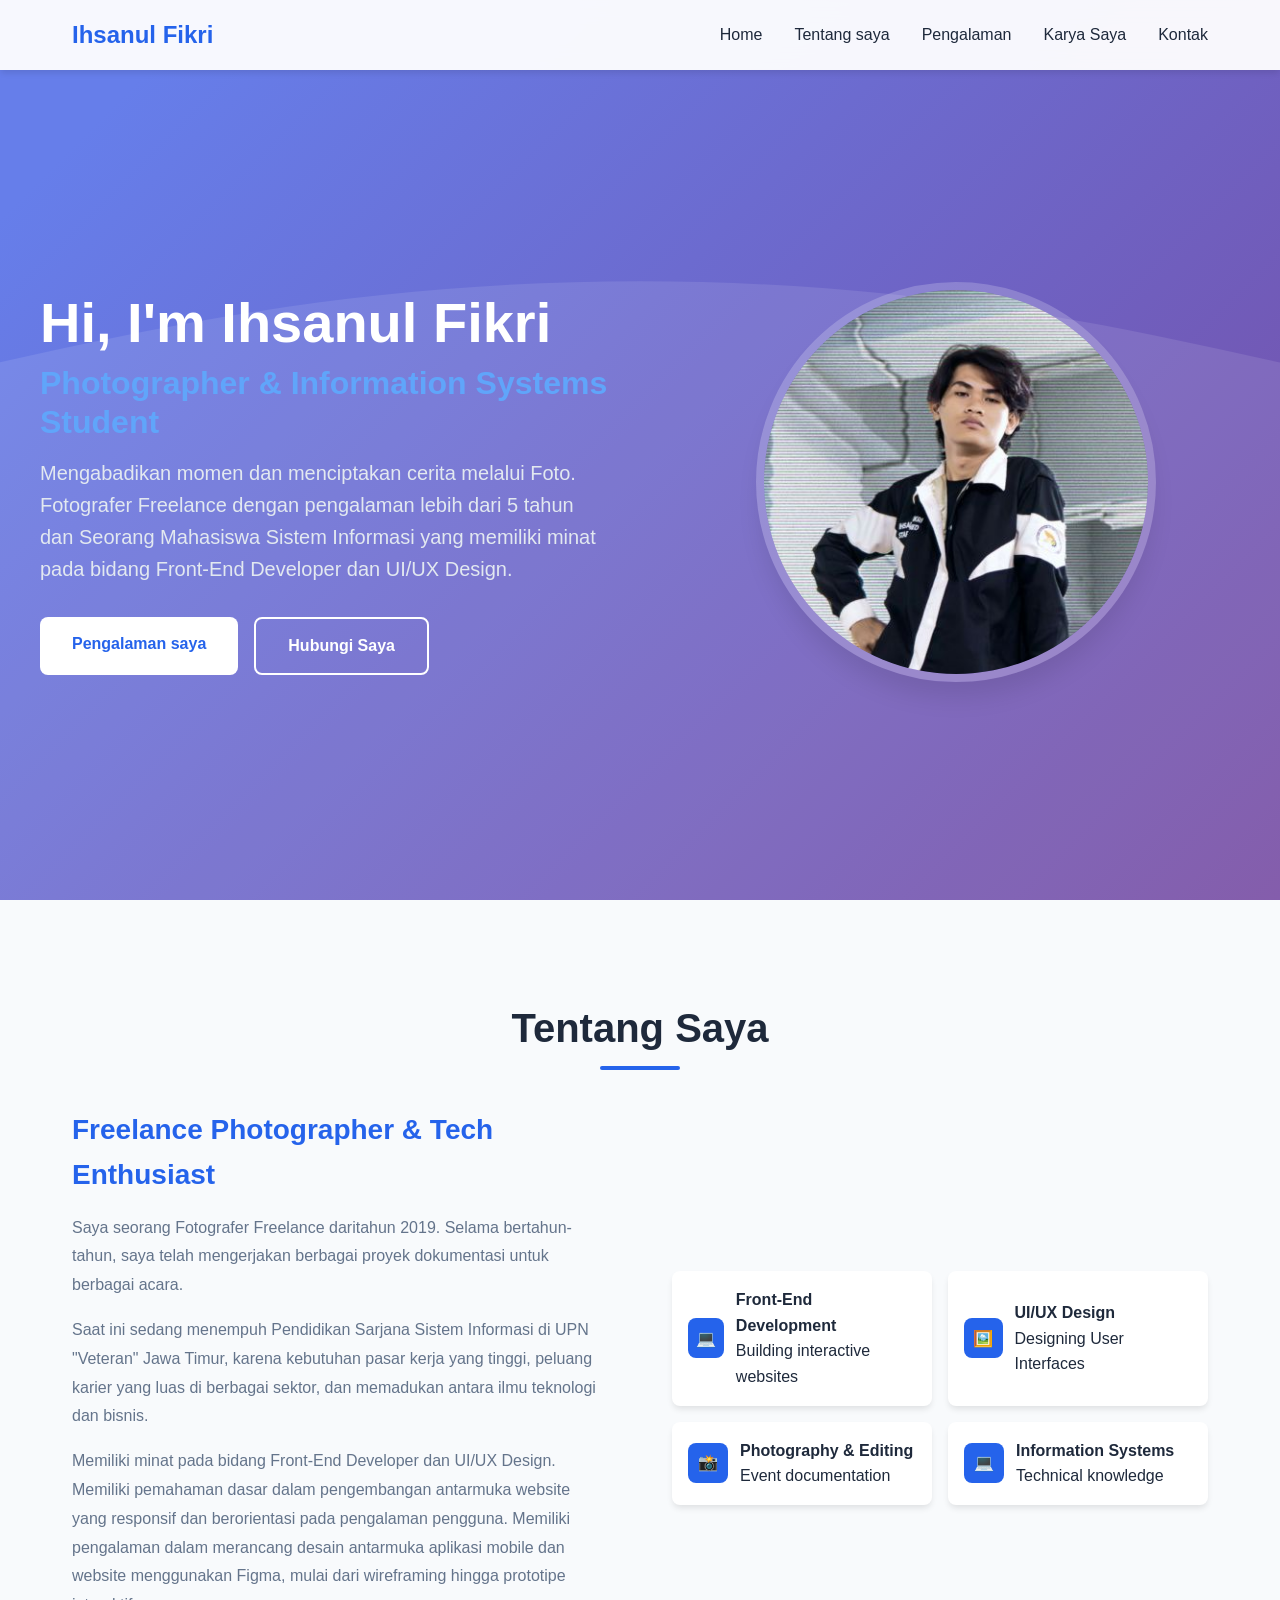
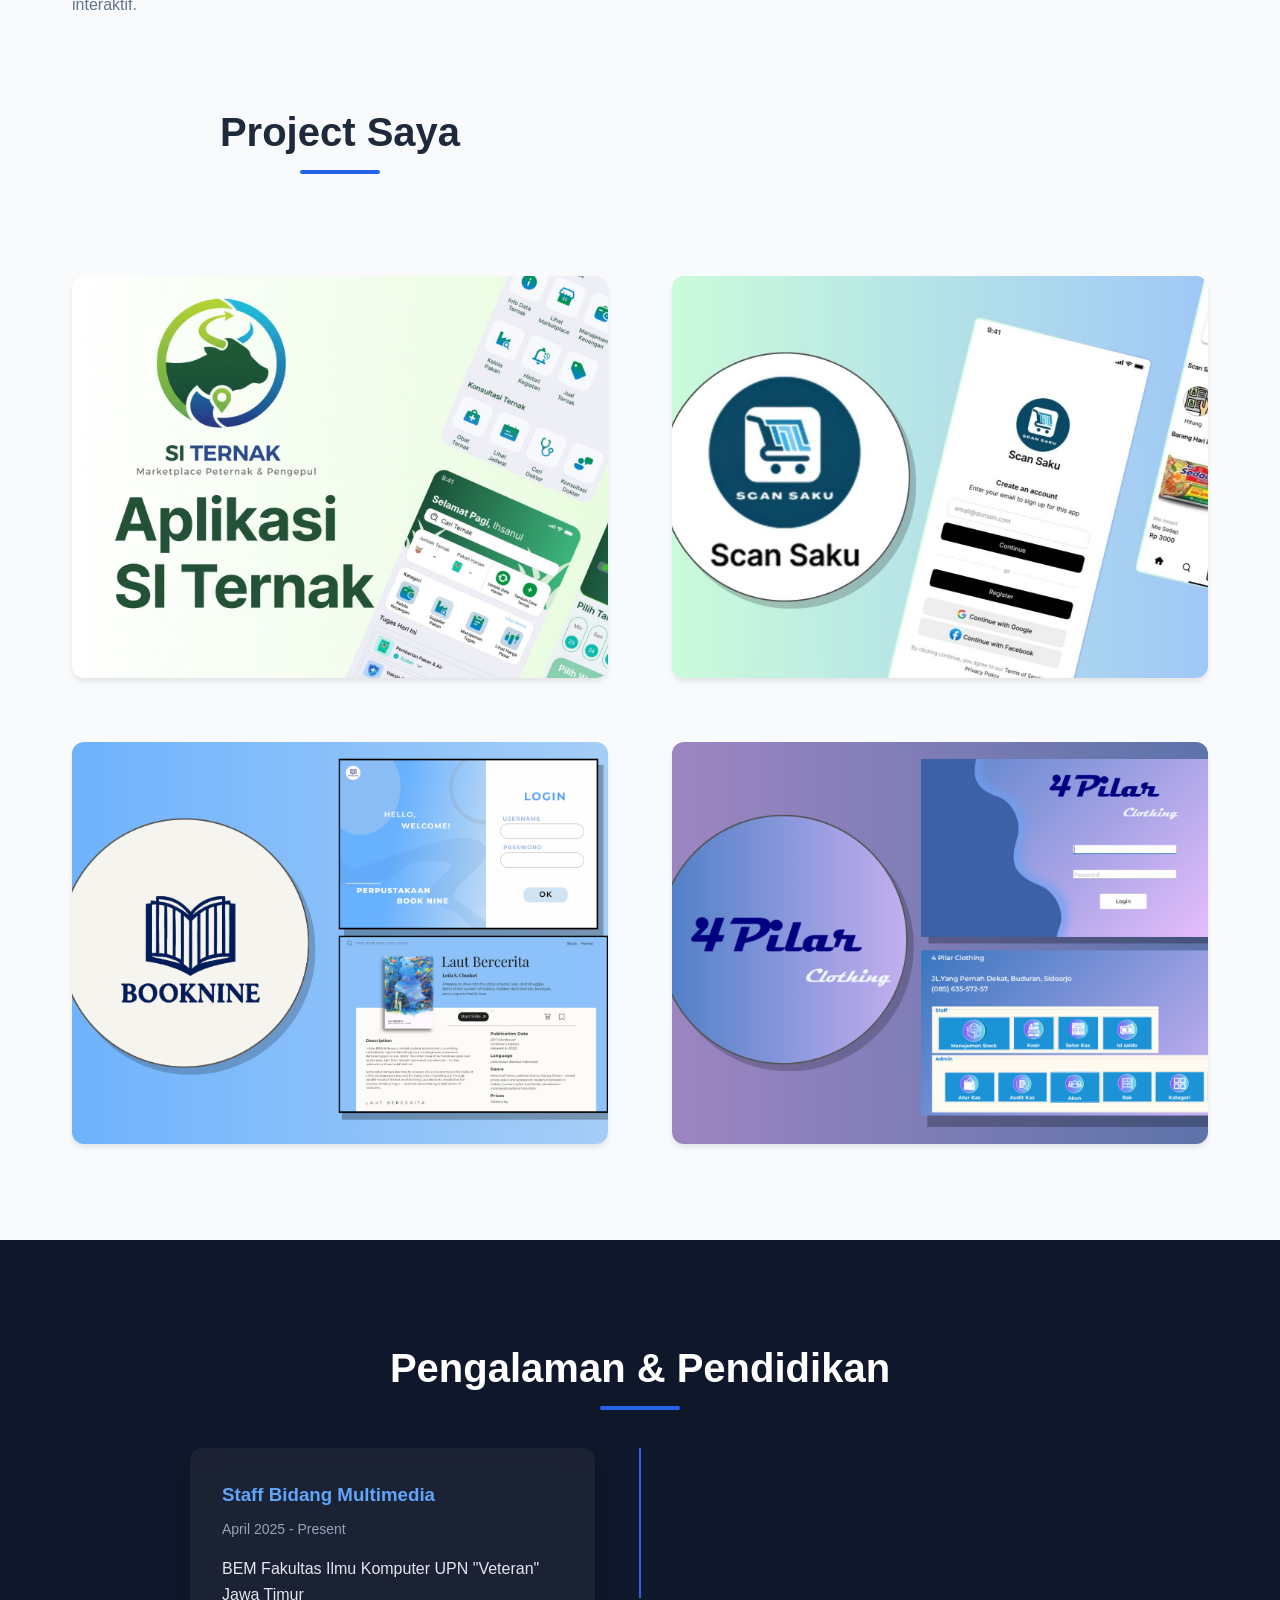
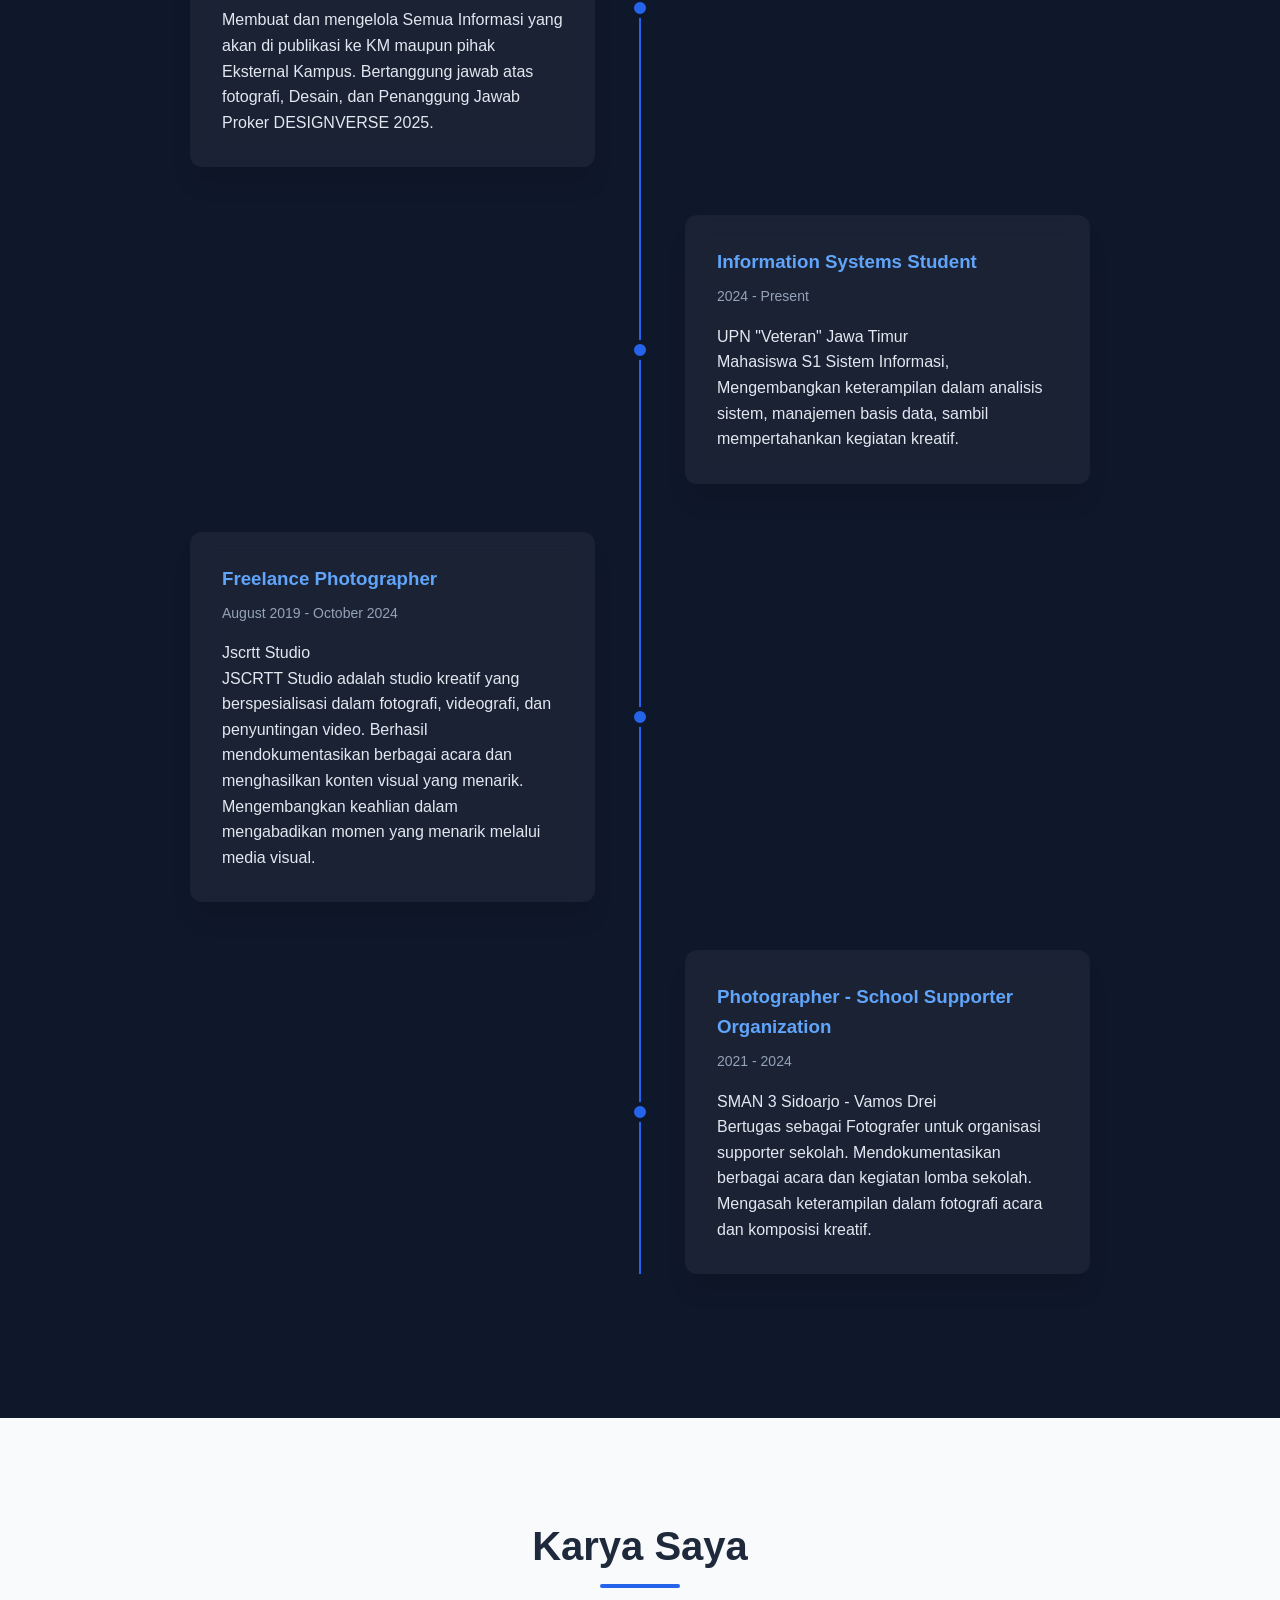
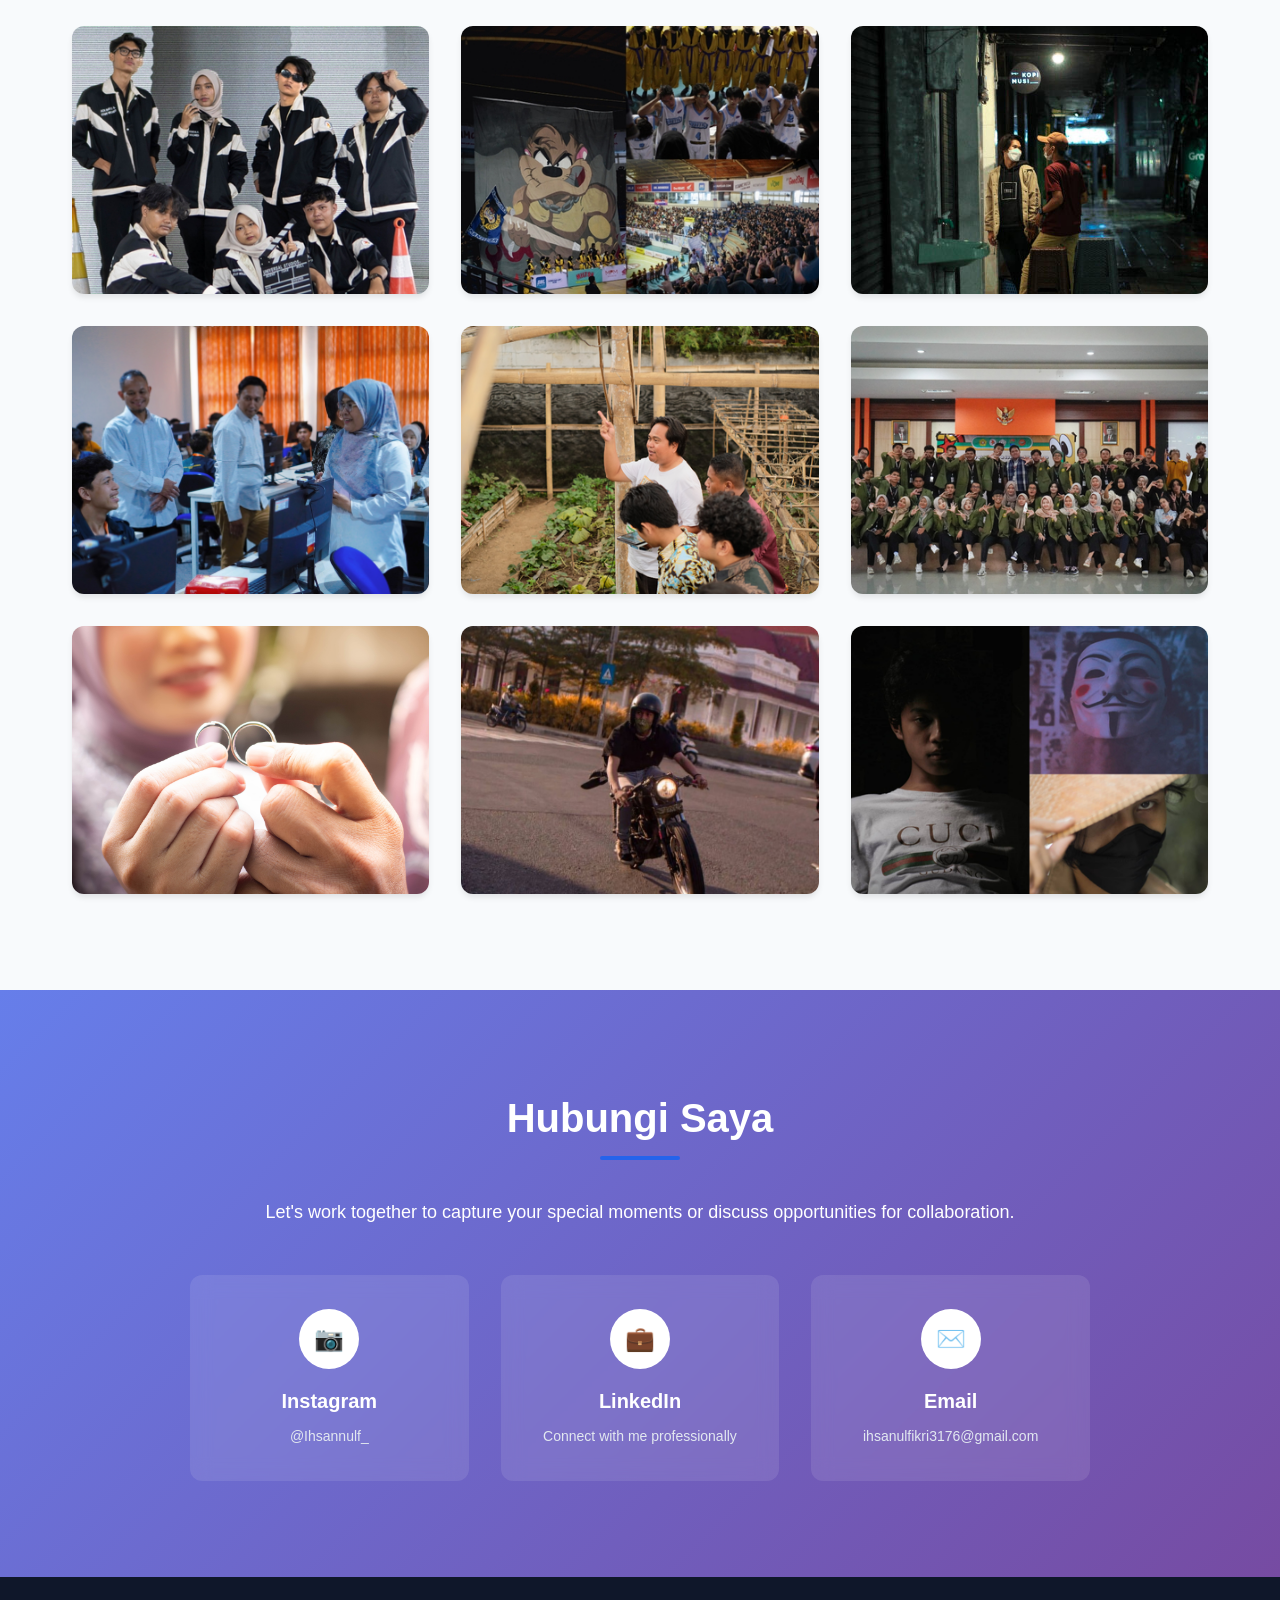
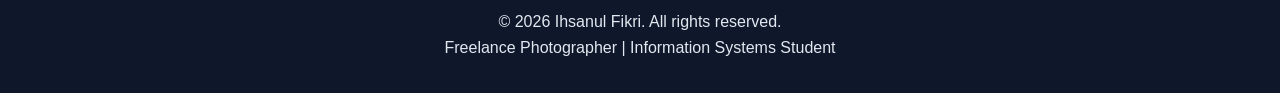
<file: index.html>
<!doctype html>
<html lang="en">
  <head>
    <meta charset="UTF-8" />
    <meta name="viewport" content="width=device-width, initial-scale=1.0" />
    <title>Ihsanul Fikri - Portfolio</title>
    <link rel="stylesheet" href="style/style.css" />
  </head>
  <body>
    <!-- Navigation -->
    <nav id="navbar">
      <div class="nav-container">
        <div class="logo">Ihsanul Fikri</div>
        <div class="menu-toggle" id="menuToggle">
          <span></span>
          <span></span>
          <span></span>
        </div>
        <ul class="nav-links" id="navLinks">
          <li><a href="#home">Home</a></li>
          <li><a href="#about">Tentang saya</a></li>
          <li><a href="#experience">Pengalaman</a></li>
          <li><a href="#portfolio">Karya Saya</a></li>
          <li><a href="#contact">Kontak</a></li>
        </ul>
      </div>
    </nav>

    <!-- Hero Section -->
    <section id="home" class="hero">
      <div class="hero-content">
        <div class="hero-text">
          <h1>
            Hi, I'm Ihsanul Fikri
            <span>Photographer & Information Systems Student</span>
          </h1>
          <p>
            Mengabadikan momen dan menciptakan cerita melalui Foto. Fotografer
            Freelance dengan pengalaman lebih dari 5 tahun dan Seorang Mahasiswa
            Sistem Informasi yang memiliki minat pada bidang Front-End Developer
            dan UI/UX Design.
          </p>
          <div class="cta-buttons">
            <a href="#portfolio" class="btn btn-primary">Pengalaman saya</a>
            <a href="#contact" class="btn btn-secondary">Hubungi Saya</a>
          </div>
        </div>
        <div class="hero-image">
          <div class="hero-image-container">
            <img
              src="profile.jpg"
              alt="Professional portrait photograph of Ihsanul Fikri, young male photographer holding camera in modern photography studio with soft dramatic lighting and neutral backdrop"
            />
          </div>
        </div>
      </div>
    </section>

    <!-- About Section -->
    <section id="about" class="about fade-in">
      <h2 class="section-title">Tentang Saya</h2>
      <div class="about-content">
        <div class="about-text">
          <h3>Freelance Photographer & Tech Enthusiast</h3>
          <p>
            Saya seorang Fotografer Freelance daritahun 2019. Selama
            bertahun-tahun, saya telah mengerjakan berbagai proyek dokumentasi
            untuk berbagai acara.
          </p>
          <p>
            Saat ini sedang menempuh Pendidikan Sarjana Sistem Informasi di UPN
            "Veteran" Jawa Timur, karena kebutuhan pasar kerja yang tinggi,
            peluang karier yang luas di berbagai sektor, dan memadukan antara
            ilmu teknologi dan bisnis.
          </p>
          <p>
            Memiliki minat pada bidang Front-End Developer dan UI/UX Design.
            Memiliki pemahaman dasar dalam pengembangan antarmuka website yang
            responsif dan berorientasi pada pengalaman pengguna. Memiliki
            pengalaman dalam merancang desain antarmuka aplikasi mobile dan
            website menggunakan Figma, mulai dari wireframing hingga prototipe
            interaktif.
          </p>
        </div>
        <div class="skills">
          <div class="skill-item">
            <div class="skill-icon">💻</div>
            <div>
              <strong>Front-End Development</strong>
              <p>Building interactive websites</p>
            </div>
          </div>
          <div class="skill-item">
            <div class="skill-icon">🖼️</div>
            <div>
              <strong>UI/UX Design</strong>
              <p>Designing User Interfaces</p>
            </div>
          </div>
          <div class="skill-item">
            <div class="skill-icon">📸</div>
            <div>
              <strong>Photography & Editing</strong>
              <p>Event documentation</p>
            </div>
          </div>
          <div class="skill-item">
            <div class="skill-icon">💻</div>
            <div>
              <strong>Information Systems</strong>
              <p>Technical knowledge</p>
            </div>
          </div>
        </div>

        <h2 class="section-title">Project Saya</h2>
        <div class="about-content"></div>
        <!--Foto Foto-->
        <a
          href="https://www.figma.com/proto/crtxWcekTNbbpV7Nk6T0qz/SI-TERNAK?page-id=9%3A2&node-id=241-23453&p=f&viewport=-72%2C19%2C0.09&t=EPrqRwyAx5OwIc8T-1&scaling=scale-down&content-scaling=fixed&starting-point-node-id=241%3A24352&show-proto-sidebar=1"
          target="_blank"
        >
          <div class="gallery-item">
            <img
              src="Aplikasi Si Ternak.jpg"
              alt="Menjadi Staff Bidang Multimedia BEM Fasilkom UPNVJT Peridode 2024/2025"
            />
            <div class="gallery-overlay">
              <h3>SI TERNAK Prototype</h3>
            </div>
          </div>
        </a>

        <a
          href="https://www.figma.com/proto/TJI5KTFRpBrttodDGzgMWb/Scan-Saku?page-id=0%3A1&node-id=1-4244&p=f&viewport=872%2C253%2C0.27&t=6IWz8ioplLqLDecV-1&scaling=scale-down&content-scaling=fixed&starting-point-node-id=1%3A4244"
          target="_blank"
        >
          <div class="gallery-item">
            <img
              src="Aplikasi Scan saku.jpg"
              alt="Menjadi Staff Bidang Multimedia BEM Fasilkom UPNVJT Peridode 2024/2025"
            />
            <div class="gallery-overlay">
              <h3>SCAN SAKU Prototype</h3>
            </div>
          </div>
        </a>

        <a
          href="https://github.com/IhsannulF/TugasAkhir_Bahasa-Pemrograman2"
          target="_blank"
        >
          <div class="gallery-item">
            <img
              src="BOOK NINE.png"
              alt="Menjadi Staff Bidang Multimedia BEM Fasilkom UPNVJT Peridode 2024/2025"
            />
            <div class="gallery-overlay">
              <h3>BOOK NINE</h3>
            </div>
          </div>
        </a>

        <a href="https://github.com/XfindZ-pro/DekstopAppSmt3" target="_blank">
          <div class="gallery-item">
            <img
              src="4 Pilar Clothing.png"
              alt="Menjadi Staff Bidang Multimedia BEM Fasilkom UPNVJT Peridode 2024/2025"
            />
            <div class="gallery-overlay">
              <h3>4 Pilar Clothing</h3>
            </div>
          </div>
        </a>
      </div>
    </section>

    <!-- Experience Section -->
    <section id="experience" class="experience fade-in">
      <h2 class="section-title">Pengalaman & Pendidikan</h2>
      <div class="timeline">
        <div class="timeline-item">
          <div class="timeline-content">
            <h3>Staff Bidang Multimedia</h3>
            <div class="date">April 2025 - Present</div>
            <p>BEM Fakultas Ilmu Komputer UPN "Veteran" Jawa Timur</p>
            <p>
              Membuat dan mengelola Semua Informasi yang akan di publikasi ke KM
              maupun pihak Eksternal Kampus. Bertanggung jawab atas fotografi,
              Desain, dan Penanggung Jawab Proker DESIGNVERSE 2025.
            </p>
          </div>
          <div class="timeline-dot"></div>
        </div>

        <div class="timeline-item">
          <div class="timeline-content">
            <h3>Information Systems Student</h3>
            <div class="date">2024 - Present</div>
            <p>UPN "Veteran" Jawa Timur</p>
            <p>
              Mahasiswa S1 Sistem Informasi, Mengembangkan keterampilan dalam
              analisis sistem, manajemen basis data, sambil mempertahankan
              kegiatan kreatif.
            </p>
          </div>
          <div class="timeline-dot"></div>
        </div>

        <div class="timeline-item">
          <div class="timeline-content">
            <h3>Freelance Photographer</h3>
            <div class="date">August 2019 - October 2024</div>
            <p>Jscrtt Studio</p>
            <p>
              JSCRTT Studio adalah studio kreatif yang berspesialisasi dalam
              fotografi, videografi, dan penyuntingan video. Berhasil
              mendokumentasikan berbagai acara dan menghasilkan konten visual
              yang menarik. Mengembangkan keahlian dalam mengabadikan momen yang
              menarik melalui media visual.
            </p>
          </div>
          <div class="timeline-dot"></div>
        </div>

        <div class="timeline-item">
          <div class="timeline-content">
            <h3>Photographer - School Supporter Organization</h3>
            <div class="date">2021 - 2024</div>
            <p>SMAN 3 Sidoarjo - Vamos Drei</p>
            <p>
              Bertugas sebagai Fotografer untuk organisasi supporter sekolah.
              Mendokumentasikan berbagai acara dan kegiatan lomba sekolah.
              Mengasah keterampilan dalam fotografi acara dan komposisi kreatif.
            </p>
          </div>
          <div class="timeline-dot"></div>
        </div>
      </div>
    </section>

    <!-- Portfolio Section -->
    <section id="portfolio" class="portfolio fade-in">
      <h2 class="section-title">Karya Saya</h2>
      <div class="gallery">
        <a
          href="https://www.instagram.com/p/DM5EWKjyJ7J/?utm_source=ig_web_button_share_sheet&igsh=MzRlODBiNWFlZA=="
          target="_blank"
        >
          <div class="gallery-item">
            <img
              src="mulmedall.jpg"
              alt="Freelance Photographer | Information Systems Student"
            />
            <div class="gallery-overlay">
              <h3>BEM Fasilkom UPNVJT</h3>
            </div>
          </div>
        </a>

        <a
          href="https://www.dbl.id/r/20586/vamos-drei-rayakan-20-tahun-dbl-lewat-koreo-3d-ada-ceo-dbl"
          target="_blank"
        >
          <div class="gallery-item">
            <img
              src="Sport.jpg"
              alt="Menjadi Photographer di Organisasi Supporter SMAN 3 Sidoarjo"
            />
            <div class="gallery-overlay">
              <h3>Sports Photography</h3>
            </div>
          </div>
        </a>

        <a
          href="https://jscrt.carrd.co/?utm_source=ig&utm_medium=social&utm_content=link_in_bio&fbclid=PAZXh0bgNhZW0CMTEAc3J0YwZhcHBfaWQMMjU2MjgxMDQwNTU4AAGncCp5vgqtNZv9Pv9Y3ZYQKrxbnEqn5YJEcwPhnYnu73Vfd8XEQ2YO8LO2th0_aem_ryeh4xQjtfUIZ_ZM0CdkwA"
          target="_blank"
        >
          <div class="gallery-item">
            <img
              src="GalleryJSCRTT.jpg"
              alt="Melakukan Jasa Potrait Photography Dari @JSCRTT Studio"
            />
            <div class="gallery-overlay">
              <h3>Gallery JSCRTT Studio</h3>
            </div>
          </div>
        </a>

        <a
          href="https://www.linkedin.com/posts/ihsanul-fikri-958774306_saya-berkesempatan-mengikuti-kegiatan-international-activity-7431350112217493504-JLpI?utm_source=share&utm_medium=member_desktop&rcm=ACoAAE4RS1QBLr0-m6nigCz_nTlyxw73gfvLn_c"
          target="_blank"
        >
          <div class="gallery-item">
            <img
              src="ISP.jpg"
              alt="Menjadi panitia di International Summer Program di UPN 'Veteran' Jawa Timur dengan mendatangkan Mahasiswa International"
            />
            <div class="gallery-overlay">
              <h3>International Summer Program</h3>
            </div>
          </div>
        </a>

        <a
          href="https://www.linkedin.com/posts/ihsanul-fikri-958774306_alhamdulillah-saya-berkesempatan-untuk-ikut-activity-7274421259117993984-SfUG?utm_source=share&utm_medium=member_desktop&rcm=ACoAAE4RS1QBLr0-m6nigCz_nTlyxw73gfvLn_c"
          target="_blank"
        >
          <div class="gallery-item">
            <img
              src="Bimtek.png"
              alt="Menjadi perwakilan pemuda Sidoarjo untuk belajar banyak hal tentang Agrobisnis dan Agroteknologi langsung dari perkebunan yang menerapkan sistem IoT."
            />
            <div class="gallery-overlay">
              <h3>BIMTEK Pemuda DISPORAPAR Sidoarjo</h3>
            </div>
          </div>
        </a>

        <a
          href="https://www.linkedin.com/posts/ihsanul-fikri-958774306_saya-berkesempatan-bergabung-dengan-panitia-activity-7348785179609419776-0oad?utm_source=share&utm_medium=member_desktop&rcm=ACoAAE4RS1QBLr0-m6nigCz_nTlyxw73gfvLn_c"
          target="_blank"
        >
          <div class="gallery-item">
            <img
              src="fasilkomfest.png"
              alt="Berkesempatan bergabung dengan panitia acara yang diselenggarakan oleh BEM Fakultas Ilmu Komputer UPN 'Veteran' Jawa Timur, yaitu Fasilkom Fest 2024."
            />
            <div class="gallery-overlay">
              <h3>Fasilkom Fest 2024 UPNVJT</h3>
            </div>
          </div>
        </a>

        <a
          href="https://www.instagram.com/kaestetikphotography/"
          target="_blank"
        >
          <div class="gallery-item">
            <img
              src="KAES.jpg"
              alt="Freelance Photographer | Information Systems Student"
            />
            <div class="gallery-overlay">
              <h3>KAESTETIK PHOTOGRAHPY</h3>
            </div>
          </div>
        </a>

        <a
          href="https://www.instagram.com/jscrtt?utm_source=ig_web_button_share_sheet&igsh=ZDNlZDc0MzIxNw=="
          target="_blank"
        >
          <div class="gallery-item">
            <div></div>
            <img
              src="Sepeda Jscrtt.jpg"
              alt="Freelance Photographer | Information Systems Student"
            />
            <div class="gallery-overlay">
              <h3>JSCRTT Studio</h3>
            </div>
          </div>
        </a>

        <a
          href="https://sites.google.com/view/ihsanul-fikri/work"
          target="_blank"
        >
          <div class="gallery-item">
            <img
              src="Potrait.png"
              alt="Freelance Photographer | Information Systems Student"
            />
            <div class="gallery-overlay">
              <h3>Karya Fotografi</h3>
            </div>
          </div>
        </a>
      </div>
    </section>

    <!-- Contact Section -->
    <section id="contact" class="contact fade-in">
      <h2 class="section-title">Hubungi Saya</h2>
      <div class="contact-content">
        <p style="text-align: center; font-size: 1.125rem; margin-bottom: 2rem">
          Let's work together to capture your special moments or discuss
          opportunities for collaboration.
        </p>
        <div class="social-links">
          <a
            href="https://www.instagram.com/ihsannulf_/"
            target="_blank"
            class="social-card"
          >
            <div class="social-icon">📷</div>
            <h3>Instagram</h3>
            <p>@Ihsannulf_</p>
          </a>

          <a
            href="https://www.linkedin.com/in/ihsanul-fikri-958774306/"
            target="_blank"
            class="social-card"
          >
            <div class="social-icon">💼</div>
            <h3>LinkedIn</h3>
            <p>Connect with me professionally</p>
          </a>

          <a href="mailto:ihsanulfikri3176@gmail.com" class="social-card">
            <div class="social-icon">✉️</div>
            <h3>Email</h3>
            <p>ihsanulfikri3176@gmail.com</p>
          </a>
        </div>
      </div>
    </section>

    <!-- Footer -->
    <footer>
      <p>&copy; 2026 Ihsanul Fikri. All rights reserved.</p>
      <p>Freelance Photographer | Information Systems Student</p>
    </footer>

    <script src="js/script.js"></script>
  </body>
</html>
</file>
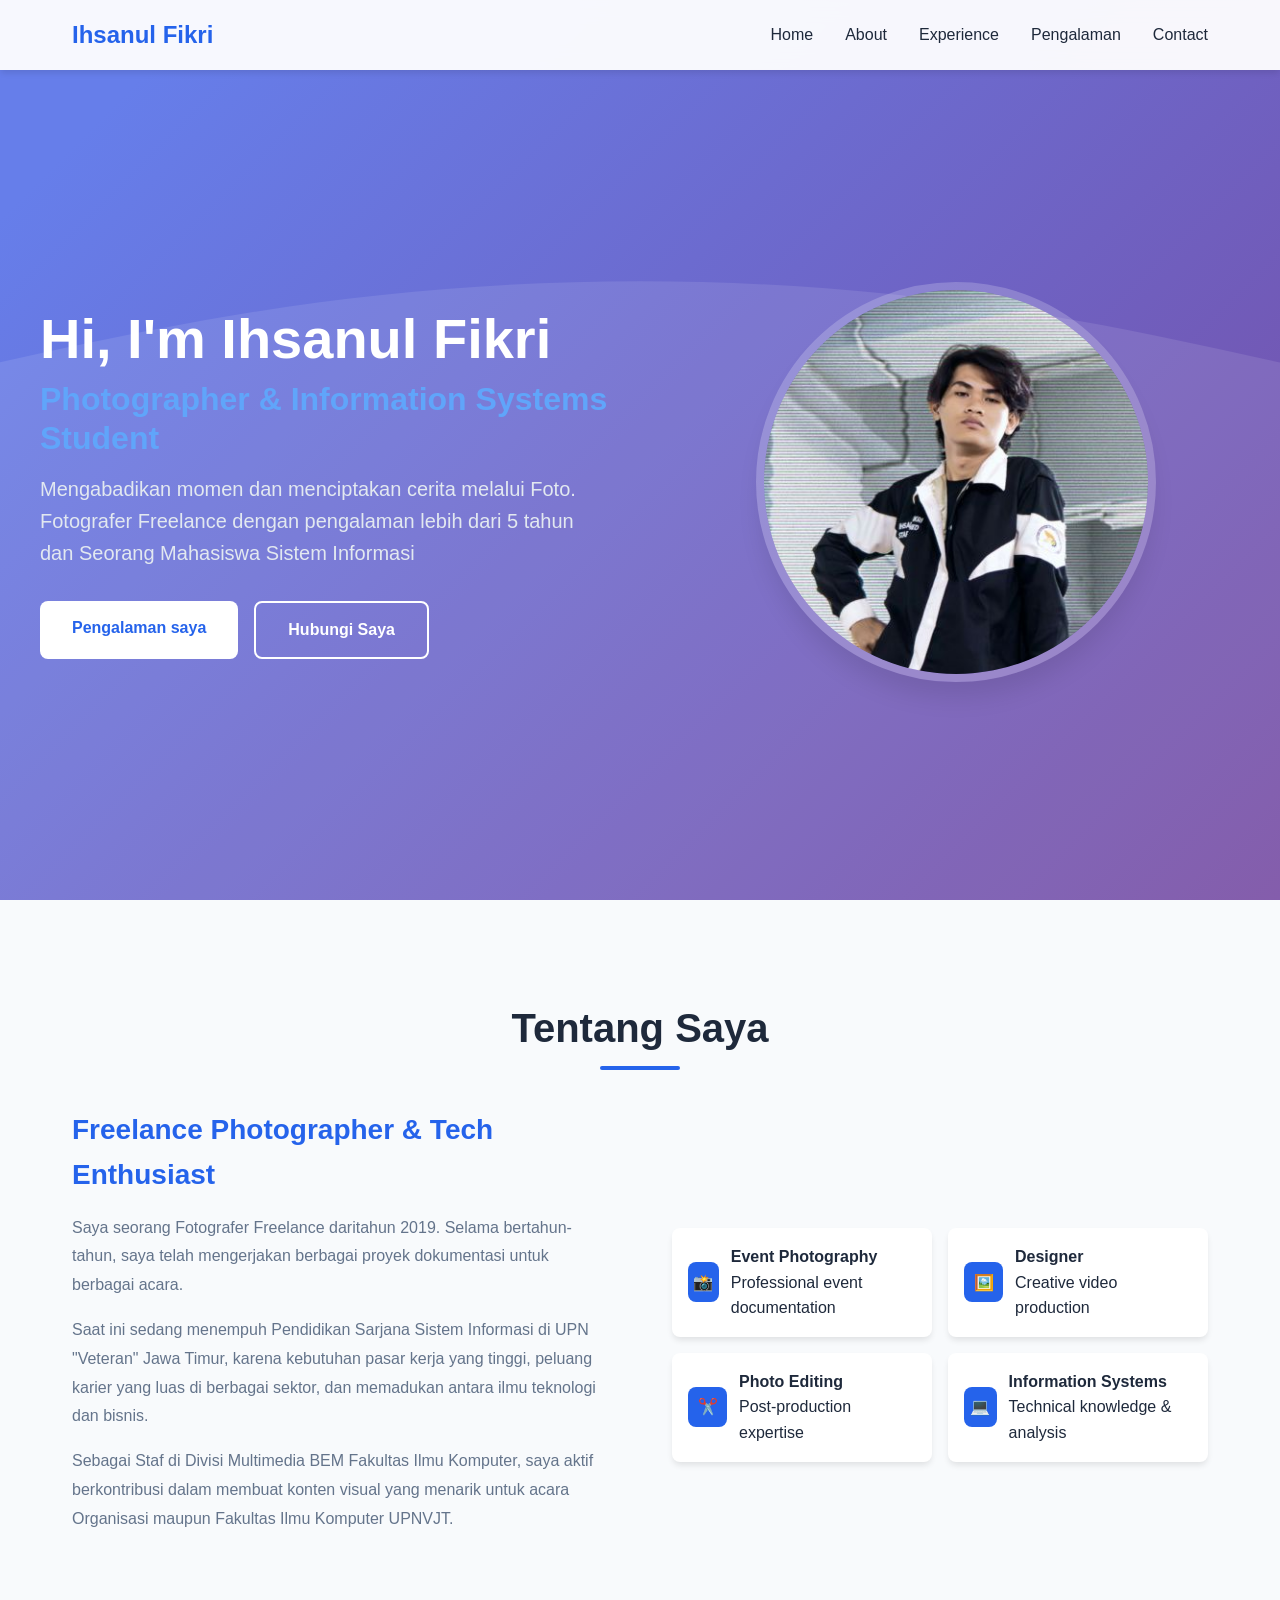
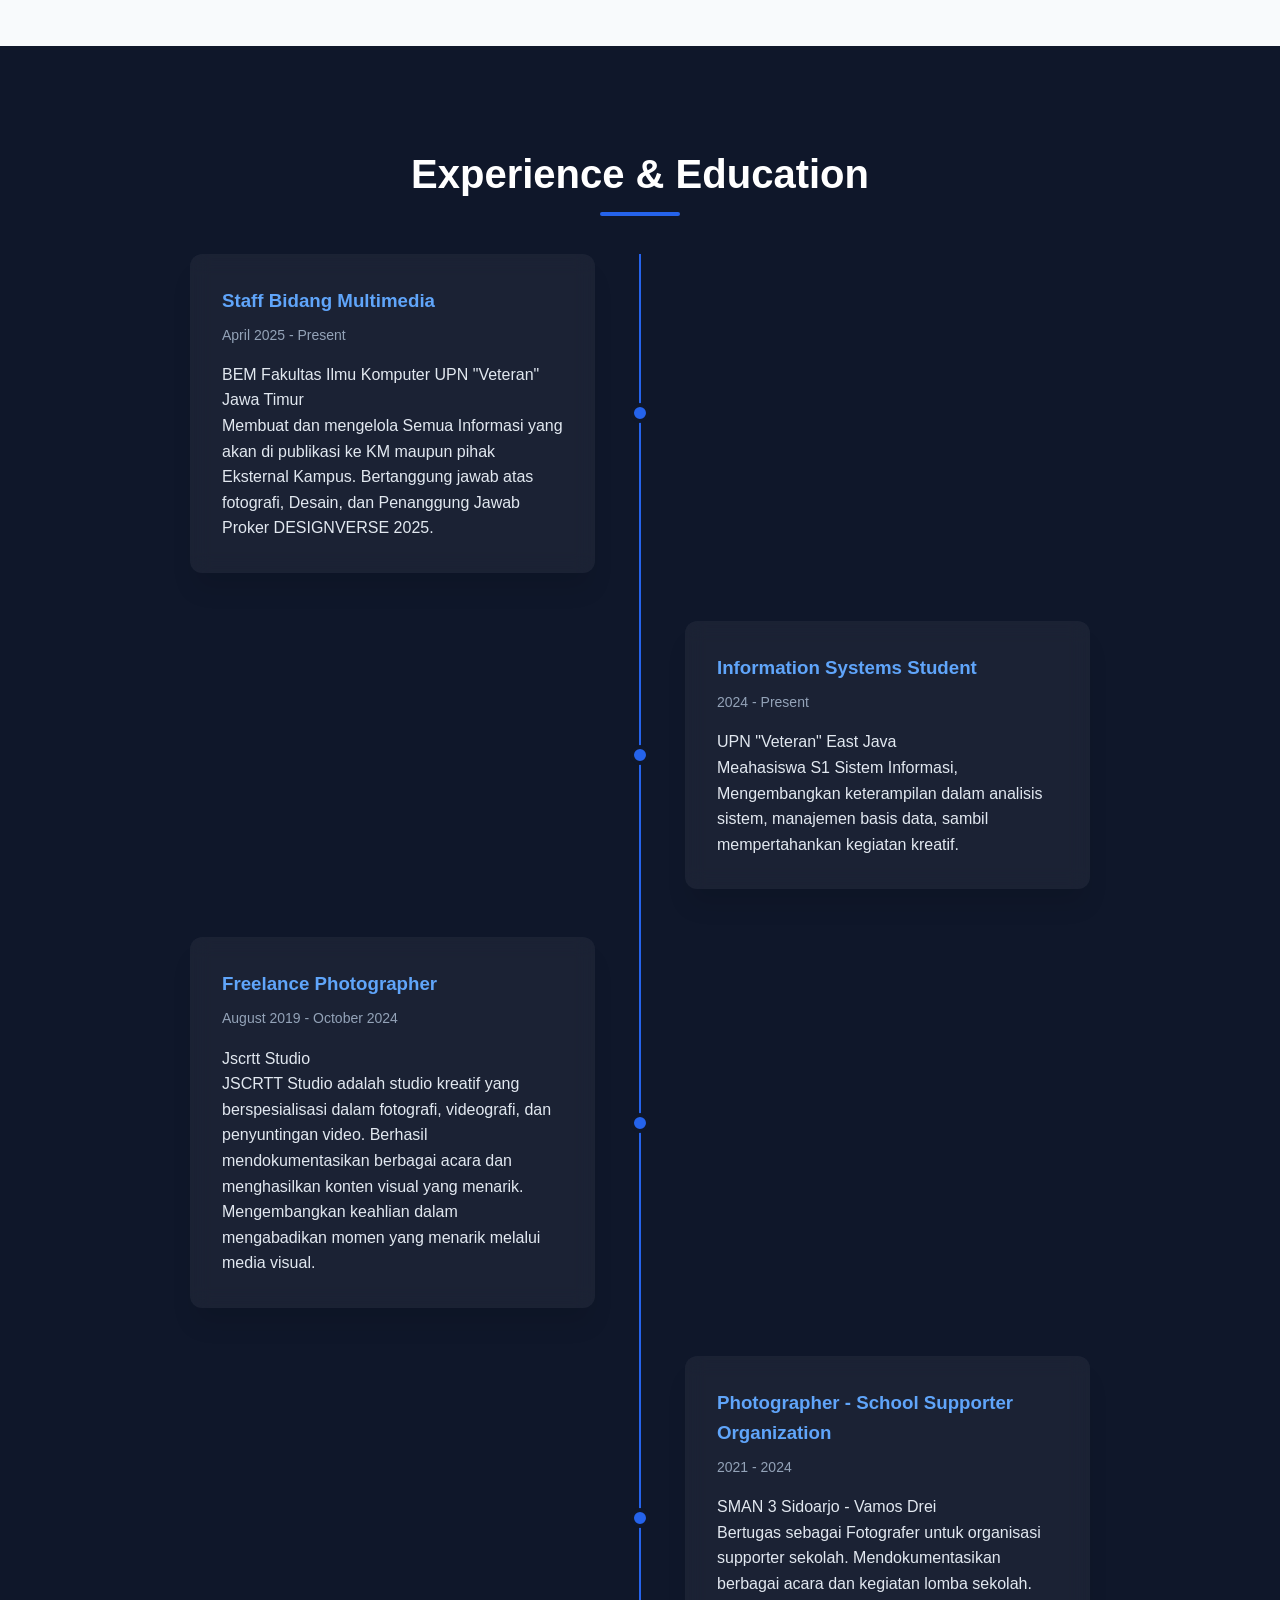
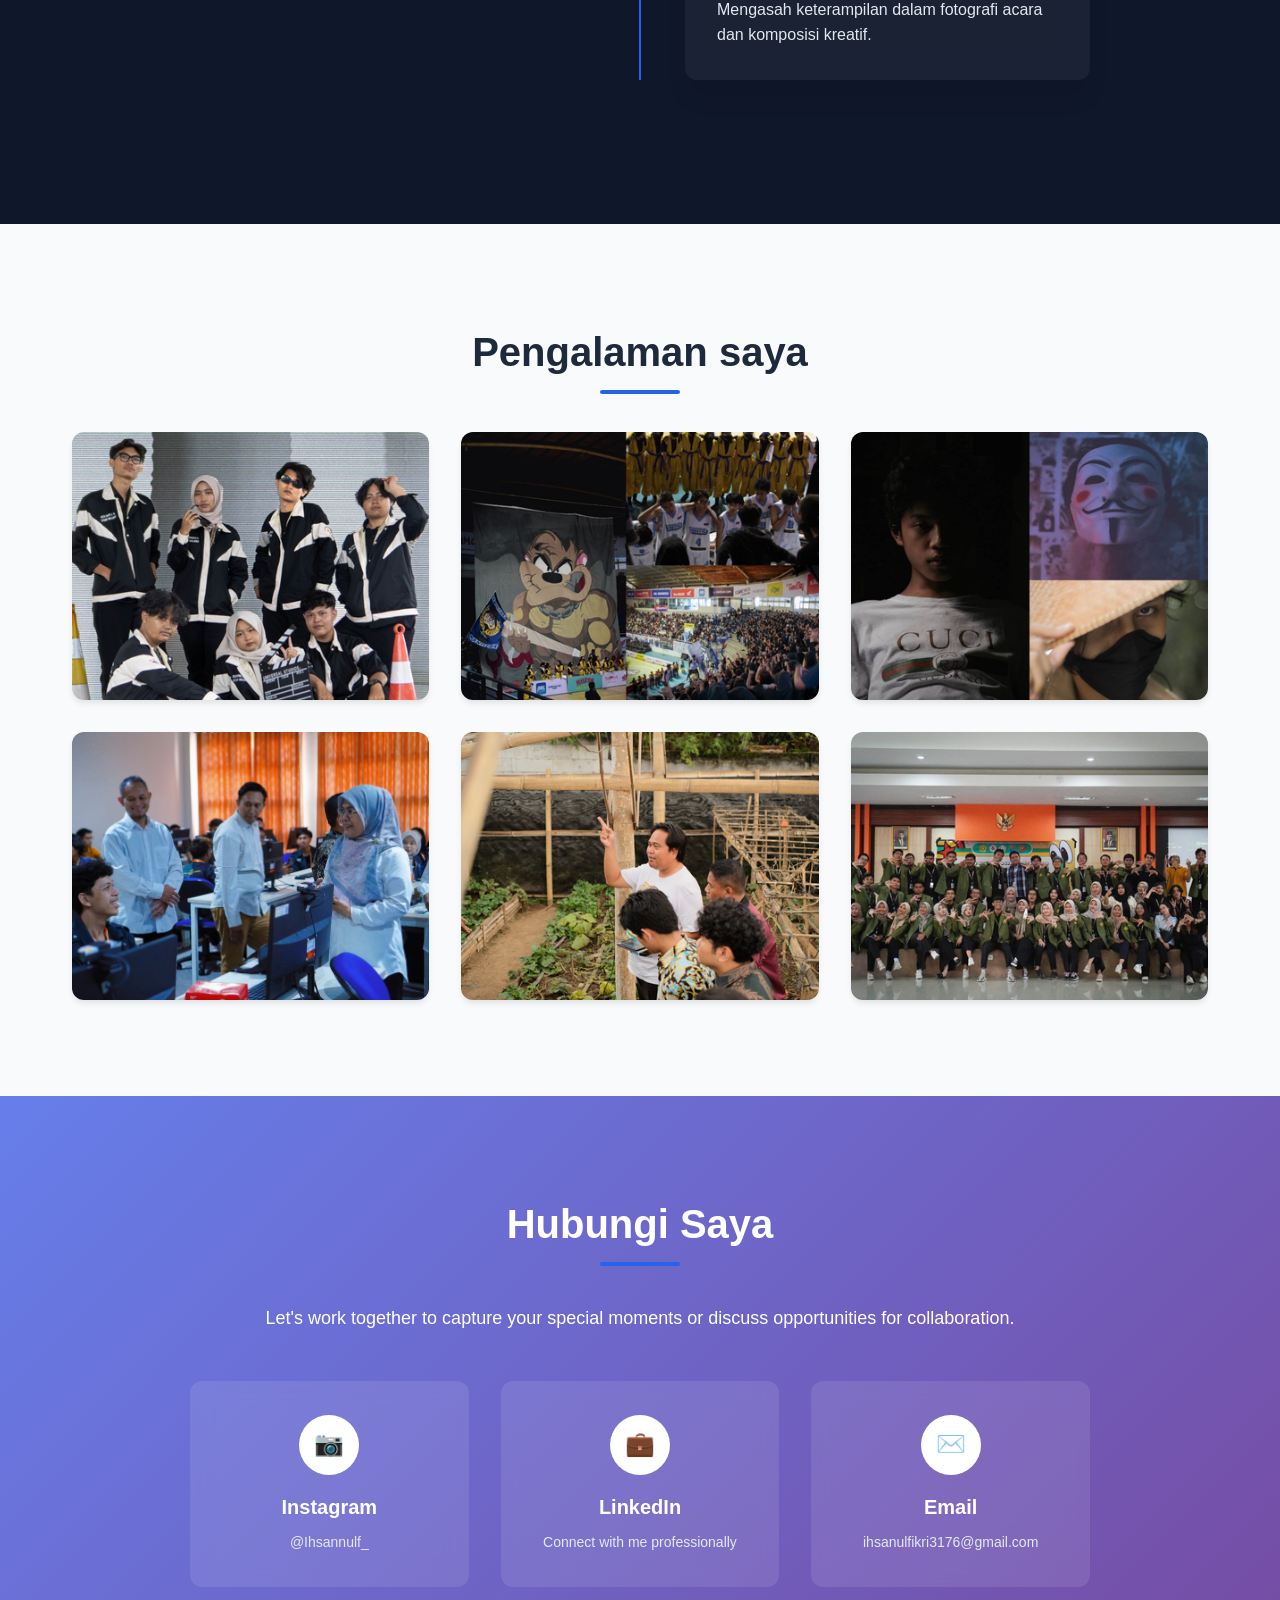
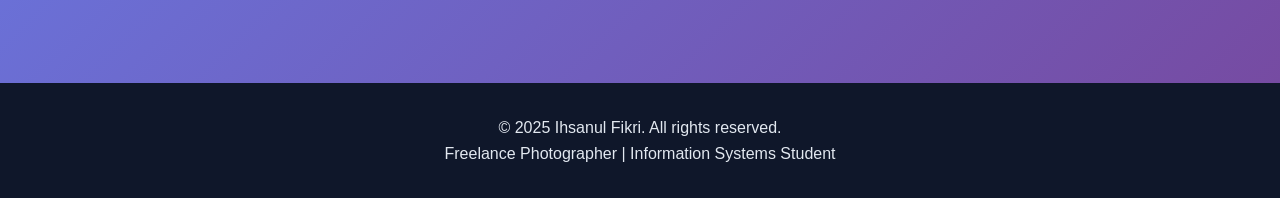
<file: webporto.html>
<!DOCTYPE html>
<html lang="en">
  <head>
    <meta charset="UTF-8" />
    <meta name="viewport" content="width=device-width, initial-scale=1.0" />
    <title>Ihsanul Fikri - Portfolio</title>
    <link rel="stylesheet" href="style/style.css">
  </head>
  <body>
    <!-- Navigation -->
    <nav id="navbar">
      <div class="nav-container">
        <div class="logo">Ihsanul Fikri</div>
        <div class="menu-toggle" id="menuToggle">
          <span></span>
          <span></span>
          <span></span>
        </div>
        <ul class="nav-links" id="navLinks">
          <li><a href="#home">Home</a></li>
          <li><a href="#about">About</a></li>
          <li><a href="#experience">Experience</a></li>
          <li><a href="#portfolio">Pengalaman</a></li>
          <li><a href="#contact">Contact</a></li>
        </ul>
      </div>
    </nav>

    <!-- Hero Section -->
    <section id="home" class="hero">
      <div class="hero-content">
        <div class="hero-text">
          <h1>
            Hi, I'm Ihsanul Fikri
            <span>Photographer & Information Systems Student</span>
          </h1>
          <p>
            Mengabadikan momen dan menciptakan cerita melalui Foto. Fotografer
            Freelance dengan pengalaman lebih dari 5 tahun dan Seorang Mahasiswa
            Sistem Informasi
          </p>
          <div class="cta-buttons">
            <a href="#portfolio" class="btn btn-primary">Pengalaman saya</a>
            <a href="#contact" class="btn btn-secondary">Hubungi Saya</a>
          </div>
        </div>
        <div class="hero-image">
          <div class="hero-image-container">
            <img
              src="profile.jpg"
              alt="Professional portrait photograph of Ihsanul Fikri, young male photographer holding camera in modern photography studio with soft dramatic lighting and neutral backdrop"
            />
          </div>
        </div>
      </div>
    </section>

    <!-- About Section -->
    <section id="about" class="about fade-in">
      <h2 class="section-title">Tentang Saya</h2>
      <div class="about-content">
        <div class="about-text">
          <h3>Freelance Photographer & Tech Enthusiast</h3>
          <p>
            Saya seorang Fotografer Freelance daritahun 2019. Selama
            bertahun-tahun, saya telah mengerjakan berbagai proyek dokumentasi
            untuk berbagai acara.
          </p>
          <p>
            Saat ini sedang menempuh Pendidikan Sarjana Sistem Informasi di UPN
            "Veteran" Jawa Timur, karena kebutuhan pasar kerja yang tinggi,
            peluang karier yang luas di berbagai sektor, dan memadukan antara
            ilmu teknologi dan bisnis.
          </p>
          <p>
            Sebagai Staf di Divisi Multimedia BEM Fakultas Ilmu Komputer, saya
            aktif berkontribusi dalam membuat konten visual yang menarik untuk
            acara Organisasi maupun Fakultas Ilmu Komputer UPNVJT.
          </p>
        </div>
        <div class="skills">
          <div class="skill-item">
            <div class="skill-icon">📸</div>
            <div>
              <strong>Event Photography</strong>
              <p>Professional event documentation</p>
            </div>
          </div>
          <div class="skill-item">
            <div class="skill-icon">🖼️</div>
            <div>
              <strong>Designer</strong>
              <p>Creative video production</p>
            </div>
          </div>
          <div class="skill-item">
            <div class="skill-icon">✂️</div>
            <div>
              <strong>Photo Editing</strong>
              <p>Post-production expertise</p>
            </div>
          </div>
          <div class="skill-item">
            <div class="skill-icon">💻</div>
            <div>
              <strong>Information Systems</strong>
              <p>Technical knowledge & analysis</p>
            </div>
          </div>
        </div>
      </div>
    </section>

    <!-- Experience Section -->
    <section id="experience" class="experience fade-in">
      <h2 class="section-title">Experience & Education</h2>
      <div class="timeline">
        <div class="timeline-item">
          <div class="timeline-content">
            <h3>Staff Bidang Multimedia</h3>
            <div class="date">April 2025 - Present</div>
            <p>BEM Fakultas Ilmu Komputer UPN "Veteran" Jawa Timur</p>
            <p>
              Membuat dan mengelola Semua Informasi yang akan di publikasi ke KM
              maupun pihak Eksternal Kampus. Bertanggung jawab atas fotografi,
              Desain, dan Penanggung Jawab Proker DESIGNVERSE 2025.
            </p>
          </div>
          <div class="timeline-dot"></div>
        </div>

        <div class="timeline-item">
          <div class="timeline-content">
            <h3>Information Systems Student</h3>
            <div class="date">2024 - Present</div>
            <p>UPN "Veteran" East Java</p>
            <p>
              Meahasiswa S1 Sistem Informasi, Mengembangkan keterampilan dalam
              analisis sistem, manajemen basis data, sambil mempertahankan
              kegiatan kreatif.
            </p>
          </div>
          <div class="timeline-dot"></div>
        </div>

        <div class="timeline-item">
          <div class="timeline-content">
            <h3>Freelance Photographer</h3>
            <div class="date">August 2019 - October 2024</div>
            <p>Jscrtt Studio</p>
            <p>
              JSCRTT Studio adalah studio kreatif yang berspesialisasi dalam
              fotografi, videografi, dan penyuntingan video. Berhasil
              mendokumentasikan berbagai acara dan menghasilkan konten visual
              yang menarik. Mengembangkan keahlian dalam mengabadikan momen yang
              menarik melalui media visual.
            </p>
          </div>
          <div class="timeline-dot"></div>
        </div>

        <div class="timeline-item">
          <div class="timeline-content">
            <h3>Photographer - School Supporter Organization</h3>
            <div class="date">2021 - 2024</div>
            <p>SMAN 3 Sidoarjo - Vamos Drei</p>
            <p>
              Bertugas sebagai Fotografer untuk organisasi supporter sekolah.
              Mendokumentasikan berbagai acara dan kegiatan lomba sekolah.
              Mengasah keterampilan dalam fotografi acara dan komposisi kreatif.
            </p>
          </div>
          <div class="timeline-dot"></div>
        </div>
      </div>
    </section>

    <!-- Portfolio Section -->
    <section id="portfolio" class="portfolio fade-in">
      <h2 class="section-title">Pengalaman saya</h2>
      <div class="gallery">
        <div class="gallery-item">
          <img
            src="mulmedall.jpg"
            alt="Menjadi Staff Bidang Multimedia BEM Fasilkom UPNVJT Peridode 2024/2025"
          />
          <div class="gallery-overlay">
            <h3>BEM Fasilkom UPNVJT</h3>
          </div>
        </div>

        <div class="gallery-item">
          <img
            src="Sport.jpg"
            alt="Menjadi Photographer di Organisasi Supporter SMAN 3 Sidoarjo"
          />
          <div class="gallery-overlay">
            <h3>Sports Photography</h3>
          </div>
        </div>

        <div class="gallery-item">
          <img
            src="Potrait.png"
            alt="Melakukan Jasa Potrait Photography Dari @JSCRTT Studio"
          />
          <div class="gallery-overlay">
            <h3>Portrait Photography</h3>
          </div>
        </div>

        <div class="gallery-item">
          <img
            src="ISP.jpg"
            alt="Menjadi panitia di International Summer Program di UPN 'Veteran' Jawa Timur dengan mendatangkan Mahasiswa International"
          />
          <div class="gallery-overlay">
            <h3>International Summer Program</h3>
          </div>
        </div>

        <div class="gallery-item">
          <img
            src="Bimtek.png"
            alt="Menjadi perwakilan pemuda Sidoarjo untuk belajar banyak hal tentang Agrobisnis dan Agroteknologi langsung dari perkebunan yang menerapkan sistem IoT."
          />
          <div class="gallery-overlay">
            <h3>BIMTEK Pemuda DISPORAPAR Sidoarjo</h3>
          </div>
        </div>

        <div class="gallery-item">
          <img
            src="fasilkomfest.png"
            alt="Berkesempatan bergabung dengan panitia acara yang diselenggarakan oleh BEM Fakultas Ilmu Komputer UPN 'Veteran' Jawa Timur, yaitu Fasilkom Fest 2024."
          />
          <div class="gallery-overlay">
            <h3>Fasilkom Fest 2024 UPNVJT</h3>
          </div>
        </div>
      </div>
    </section>

    <!-- Contact Section -->
    <section id="contact" class="contact fade-in">
      <h2 class="section-title">Hubungi Saya</h2>
      <div class="contact-content">
        <p style="text-align: center; font-size: 1.125rem; margin-bottom: 2rem">
          Let's work together to capture your special moments or discuss
          opportunities for collaboration.
        </p>
        <div class="social-links">
          <a
            href="https://www.instagram.com/ihsannulf_/"
            target="_blank"
            class="social-card"
          >
            <div class="social-icon">📷</div>
            <h3>Instagram</h3>
            <p>@Ihsannulf_</p>
          </a>

          <a
            href="https://www.linkedin.com/in/ihsanul-fikri-958774306/"
            target="_blank"
            class="social-card"
          >
            <div class="social-icon">💼</div>
            <h3>LinkedIn</h3>
            <p>Connect with me professionally</p>
          </a>

          <a href="mailto:ihsanulfikri3176@gmail.com" class="social-card">
            <div class="social-icon">✉️</div>
            <h3>Email</h3>
            <p>ihsanulfikri3176@gmail.com</p>
          </a>
        </div>
      </div>
    </section>

    <!-- Footer -->
    <footer>
      <p>&copy; 2025 Ihsanul Fikri. All rights reserved.</p>
      <p>Freelance Photographer | Information Systems Student</p>
    </footer>

  <script src="js/script.js"></script> 
  </body>
</html>
</file>
<file: style/style.css>
* {
  margin: 0;
  padding: 0;
  box-sizing: border-box;
}

:root {
  --primary-color: #2563eb;
  --secondary-color: #1e40af;
  --accent-color: #60a5fa;
  --dark-bg: #0f172a;
  --light-bg: #f8fafc;
  --text-dark: #1e293b;
  --text-light: #e2e8f0;
  --card-bg: #ffffff;
  --shadow: 0 4px 6px -1px rgba(0, 0, 0, 0.1);
  --shadow-lg: 0 20px 25px -5px rgba(0, 0, 0, 0.1);
}

body {
  font-family: "Segoe UI", Tahoma, Geneva, Verdana, sans-serif;
  line-height: 1.6;
  color: var(--text-dark);
  background-color: var(--light-bg);
  overflow-x: hidden;
}

/* Navigation */
nav {
  position: fixed;
  top: 0;
  width: 100%;
  background: rgba(255, 255, 255, 0.95);
  backdrop-filter: blur(10px);
  box-shadow: var(--shadow);
  z-index: 1000;
  transition: all 0.3s ease;
}

nav.scrolled {
  box-shadow: var(--shadow-lg);
}

.nav-container {
  max-width: 1200px;
  margin: 0 auto;
  padding: 1rem 2rem;
  display: flex;
  justify-content: space-between;
  align-items: center;
}

.logo {
  font-size: 1.5rem;
  font-weight: 700;
  color: var(--primary-color);
}

.nav-links {
  display: flex;
  gap: 2rem;
  list-style: none;
}

.nav-links a {
  text-decoration: none;
  color: var(--text-dark);
  font-weight: 500;
  transition: color 0.3s ease;
  position: relative;
}

.nav-links a::after {
  content: "";
  position: absolute;
  bottom: -5px;
  left: 0;
  width: 0;
  height: 2px;
  background: var(--primary-color);
  transition: width 0.3s ease;
}

.nav-links a:hover::after {
  width: 100%;
}

.menu-toggle {
  display: none;
  flex-direction: column;
  cursor: pointer;
  gap: 5px;
}

.menu-toggle span {
  width: 25px;
  height: 3px;
  background: var(--primary-color);
  transition: all 0.3s ease;
}

/* Hero Section */
.hero {
  min-height: 100vh;
  display: flex;
  align-items: center;
  justify-content: center;
  background: linear-gradient(135deg, #667eea 10%, #764ba2 100%);
  position: relative;
  overflow: hidden;
  padding: 6rem 2rem 2rem;
}

.hero::before {
  content: "";
  position: absolute;
  top: 0;
  left: 0;
  right: 0;
  bottom: 0;
  background: url('data:image/svg+xml,<svg xmlns="http://www.w3.org/2000/svg" viewBox="0 0 1440 320"><path fill="%23ffffff" fill-opacity="0.1" d="M0,96L48,112C96,128,192,160,288,160C384,160,480,128,576,112C672,96,768,96,864,112C960,128,1056,160,1152,165.3C1248,171,1344,149,1392,138.7L1440,128L1440,320L1392,320C1344,320,1248,320,1152,320C1056,320,960,320,864,320C768,320,672,320,576,320C480,320,384,320,288,320C192,320,96,320,48,320L0,320Z"></path></svg>')
    no-repeat bottom;
  background-size: cover;
}

.hero-content {
  max-width: 1200px;
  display: grid;
  grid-template-columns: 1fr 1fr;
  gap: 4rem;
  align-items: center;
  position: relative;
  z-index: 1;
}

.hero-text h1 {
  font-size: 3.5rem;
  color: white;
  margin-bottom: 1rem;
  line-height: 1.2;
}

.hero-text h1 span {
  display: block;
  font-size: 2rem;
  color: var(--accent-color);
  margin-top: 0.5rem;
}

.hero-text p {
  font-size: 1.25rem;
  color: var(--text-light);
  margin-bottom: 2rem;
}

.cta-buttons {
  display: flex;
  gap: 1rem;
  flex-wrap: wrap;
}

.btn {
  padding: 0.875rem 2rem;
  border: none;
  border-radius: 8px;
  font-size: 1rem;
  font-weight: 600;
  cursor: pointer;
  transition: all 0.3s ease;
  text-decoration: none;
  display: inline-block;
}

.btn-primary {
  background: white;
  color: var(--primary-color);
}

.btn-primary:hover {
  transform: translateY(-2px);
  box-shadow: var(--shadow-lg);
}

.btn-secondary {
  background: transparent;
  color: white;
  border: 2px solid white;
}

.btn-secondary:hover {
  background: white;
  color: var(--primary-color);
}

.hero-image {
  position: relative;
}

.hero-image-container {
  width: 400px;
  height: 400px;
  border-radius: 50%;
  overflow: hidden;
  border: 8px solid rgba(255, 255, 255, 0.2);
  box-shadow: var(--shadow-lg);
  margin: 0 auto;
}

.hero-image-container img {
  width: 100%;
  height: 100%;
  object-fit: cover;
}

/* About Section */
.about {
  padding: 6rem 2rem;
  max-width: 1200px;
  margin: 0 auto;
}

.section-title {
  display: flex;
  flex-direction: column;
  justify-content: center;
  align-items: center;
  text-align: center;
  font-size: 2.5rem;
  color: var(--text-dark);
  margin-bottom: 3rem;
  position: relative;
}

.section-title::after {
  content: "";
  position: absolute;
  bottom: -10px;
  left: 50%;
  transform: translateX(-50%);
  width: 80px;
  height: 4px;
  background: var(--primary-color);
  border-radius: 2px;
}

.about-content {
  display: grid;
  grid-template-columns: 1fr 1fr;
  gap: 4rem;
  align-items: center;
}

.about-text h3 {
  font-size: 1.75rem;
  color: var(--primary-color);
  margin-bottom: 1rem;
}

.about-text p {
  color: #64748b;
  margin-bottom: 1rem;
  line-height: 1.8;
}

.skills {
  display: grid;
  grid-template-columns: repeat(2, 1fr);
  gap: 1rem;
  margin-top: 2rem;
}

.skill-item {
  background: var(--card-bg);
  padding: 1rem;
  border-radius: 8px;
  box-shadow: var(--shadow);
  display: flex;
  align-items: center;
  gap: 0.75rem;
}

.skill-icon {
  width: 40px;
  height: 40px;
  background: var(--primary-color);
  border-radius: 8px;
  display: flex;
  align-items: center;
  justify-content: center;
  color: white;
  font-weight: 700;
}

/* Experience Section */
.experience {
  background: var(--dark-bg);
  color: var(--text-light);
  padding: 6rem 2rem;
}

.experience .section-title {
  color: white;
}

.timeline {
  max-width: 900px;
  margin: 0 auto;
  position: relative;
}

.timeline::before {
  content: "";
  position: absolute;
  left: 50%;
  transform: translateX(-50%);
  width: 2px;
  height: 100%;
  background: var(--primary-color);
}

.timeline-item {
  margin-bottom: 3rem;
  position: relative;
  display: flex;
  align-items: center;
}

.timeline-item:nth-child(odd) {
  flex-direction: row;
}

.timeline-item:nth-child(even) {
  flex-direction: row-reverse;
}

.timeline-content {
  width: 45%;
  background: rgba(255, 255, 255, 0.05);
  padding: 2rem;
  border-radius: 12px;
  box-shadow: var(--shadow-lg);
  backdrop-filter: blur(10px);
}

.timeline-dot {
  position: absolute;
  left: 50%;
  transform: translateX(-50%);
  width: 20px;
  height: 20px;
  background: var(--primary-color);
  border-radius: 50%;
  border: 4px solid var(--dark-bg);
}

.timeline-content h3 {
  color: var(--accent-color);
  margin-bottom: 0.5rem;
}

.timeline-content .date {
  color: #94a3b8;
  font-size: 0.875rem;
  margin-bottom: 1rem;
}

/* Portfolio Gallery */
.portfolio {
  padding: 6rem 2rem;
  max-width: 1200px;
  margin: 0 auto;
}

.gallery {
  display: grid;
  grid-template-columns: repeat(auto-fit, minmax(300px, 1fr));
  gap: 2rem;
  margin-top: 3rem;
}

.gallery-item {
  position: relative;
  border-radius: 12px;
  overflow: hidden;
  cursor: pointer;
  box-shadow: var(--shadow);
  transition: transform 0.3s ease;
  aspect-ratio: 4/3;
}

.gallery-item:hover {
  transform: translateY(-10px);
}

.gallery-item img {
  width: 100%;
  height: 100%;
  object-fit: cover;
  transition: transform 0.3s ease;
}

.gallery-item:hover img {
  transform: scale(1.1);
}

.gallery-overlay {
  position: absolute;
  bottom: 0;
  left: 0;
  right: 0;
  background: linear-gradient(to top, rgba(0, 0, 0, 0.8), transparent);
  padding: 2rem 1.5rem 1.5rem;
  transform: translateY(100%);
  transition: transform 0.3s ease;
}

.gallery-item:hover .gallery-overlay {
  transform: translateY(0);
}

.gallery-overlay h3 {
  color: white;
  font-size: 1.25rem;
}

/* Contact Section */
.contact {
  background: linear-gradient(135deg, #667eea 0%, #764ba2 100%);
  color: white;
  padding: 6rem 2rem;
}

.contact .section-title {
  color: white;
}

.contact-content {
  max-width: 900px;
  margin: 0 auto;
}

.social-links {
  display: grid;
  grid-template-columns: repeat(auto-fit, minmax(250px, 1fr));
  gap: 2rem;
  margin-top: 3rem;
}

.social-card {
  background: rgba(255, 255, 255, 0.1);
  backdrop-filter: blur(10px);
  padding: 2rem;
  border-radius: 12px;
  text-align: center;
  transition: all 0.3s ease;
  text-decoration: none;
  color: white;
  border: 2px solid transparent;
}

.social-card:hover {
  background: rgba(255, 255, 255, 0.2);
  transform: translateY(-5px);
  border-color: white;
}

.social-icon {
  width: 60px;
  height: 60px;
  background: white;
  border-radius: 50%;
  display: flex;
  align-items: center;
  justify-content: center;
  margin: 0 auto 1rem;
  font-size: 1.5rem;
  color: var(--primary-color);
}

.social-card h3 {
  font-size: 1.25rem;
  margin-bottom: 0.5rem;
}

.social-card p {
  color: var(--text-light);
  font-size: 0.875rem;
}

/* Footer */
footer {
  background: var(--dark-bg);
  color: var(--text-light);
  text-align: center;
  padding: 2rem;
}

/* Responsive Design */
@media (max-width: 768px) {
  .menu-toggle {
    display: flex;
  }

  .nav-links {
    position: fixed;
    top: 70px;
    left: -100%;
    width: 100%;
    background: white;
    flex-direction: column;
    padding: 2rem;
    box-shadow: var(--shadow-lg);
    transition: left 0.3s ease;
  }

  .nav-links.active {
    left: 0;
  }

  .hero-content {
    grid-template-columns: 1fr;
    text-align: center;
  }

  .hero-text h1 {
    font-size: 2.5rem;
  }

  .hero-image-container {
    width: 300px;
    height: 300px;
  }

  .about-content {
    grid-template-columns: 1fr;
  }

  .timeline::before {
    left: 20px;
  }

  .timeline-item {
    flex-direction: row !important;
    padding-left: 50px;
  }

  .timeline-content {
    width: 100%;
  }

  .timeline-dot {
    left: 20px;
  }

  .skills {
    grid-template-columns: 1fr;
  }

  .cta-buttons {
    justify-content: center;
  }
}

/* Scroll Animation */
.fade-in {
  opacity: 0;
  transform: translateY(30px);
  transition:
    opacity 0.6s ease,
    transform 0.6s ease;
}

.fade-in.visible {
  opacity: 1;
  transform: translateY(0);
}
</file>
